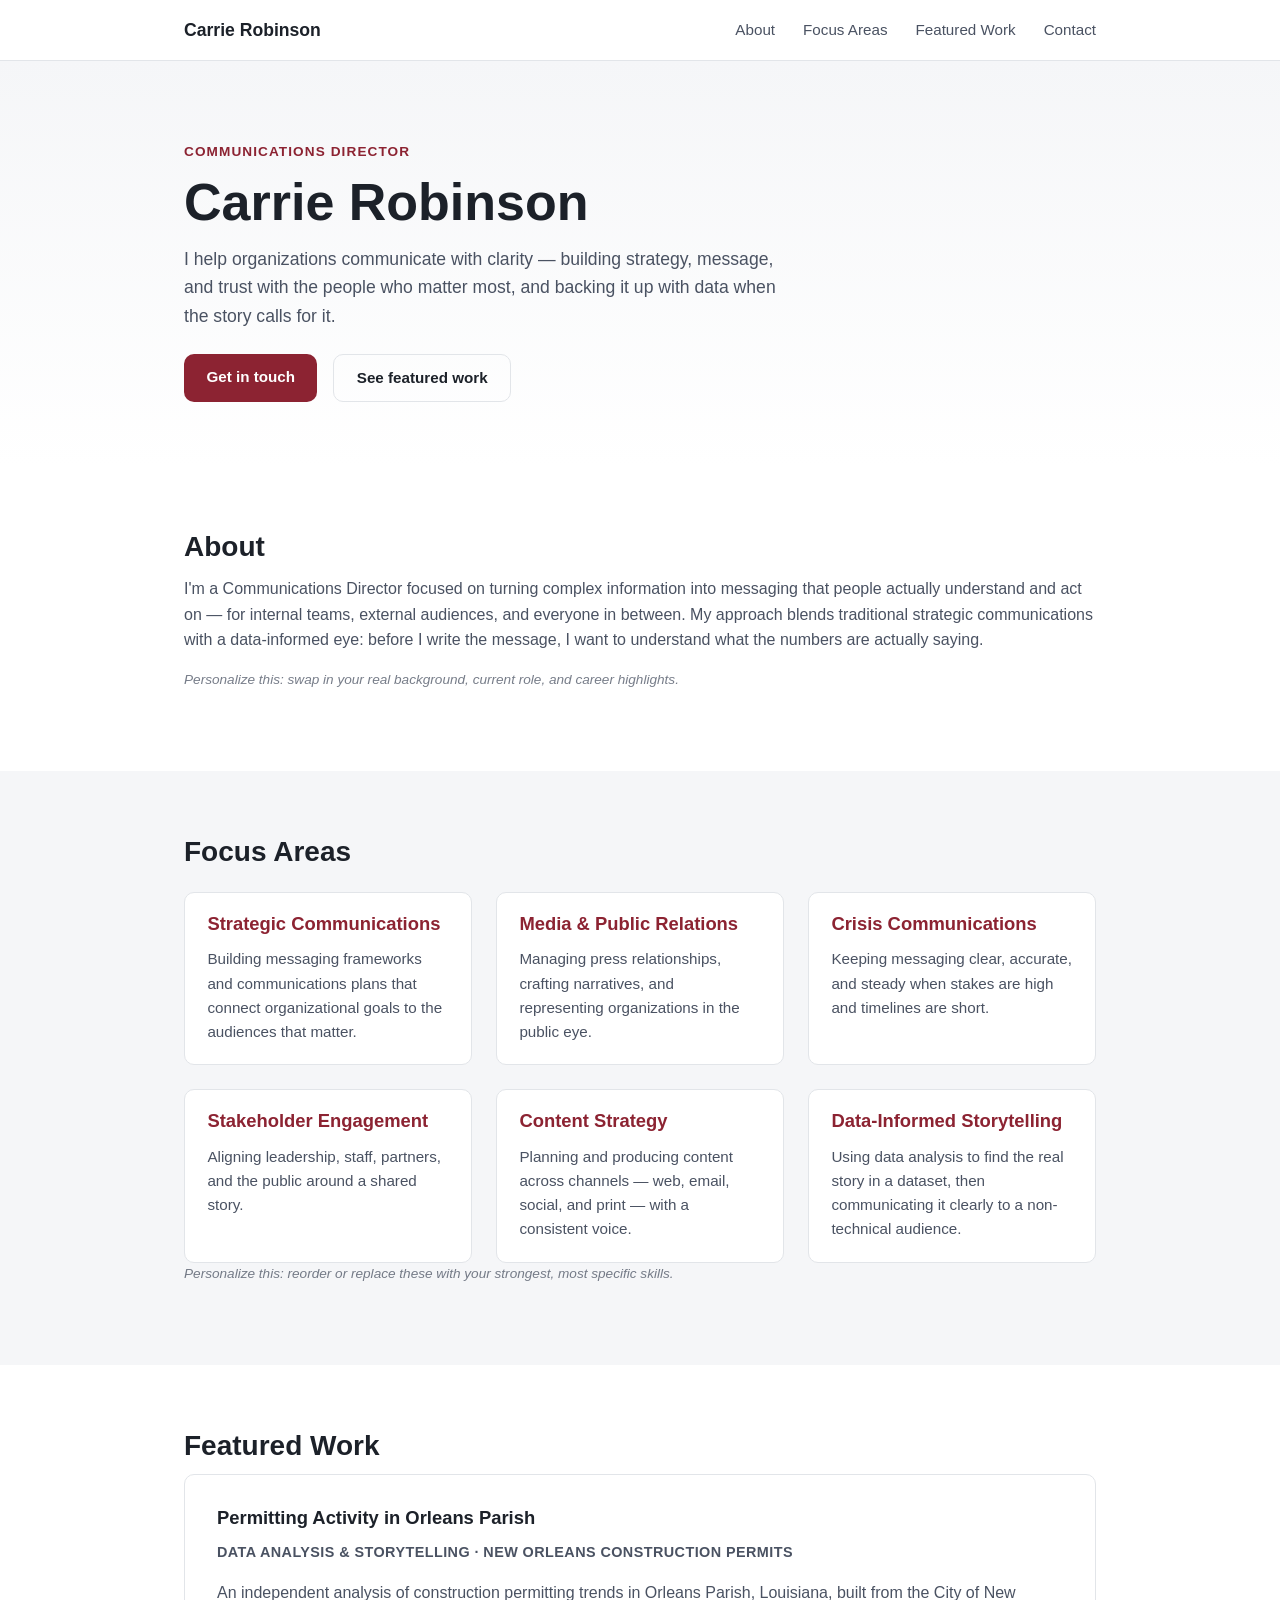
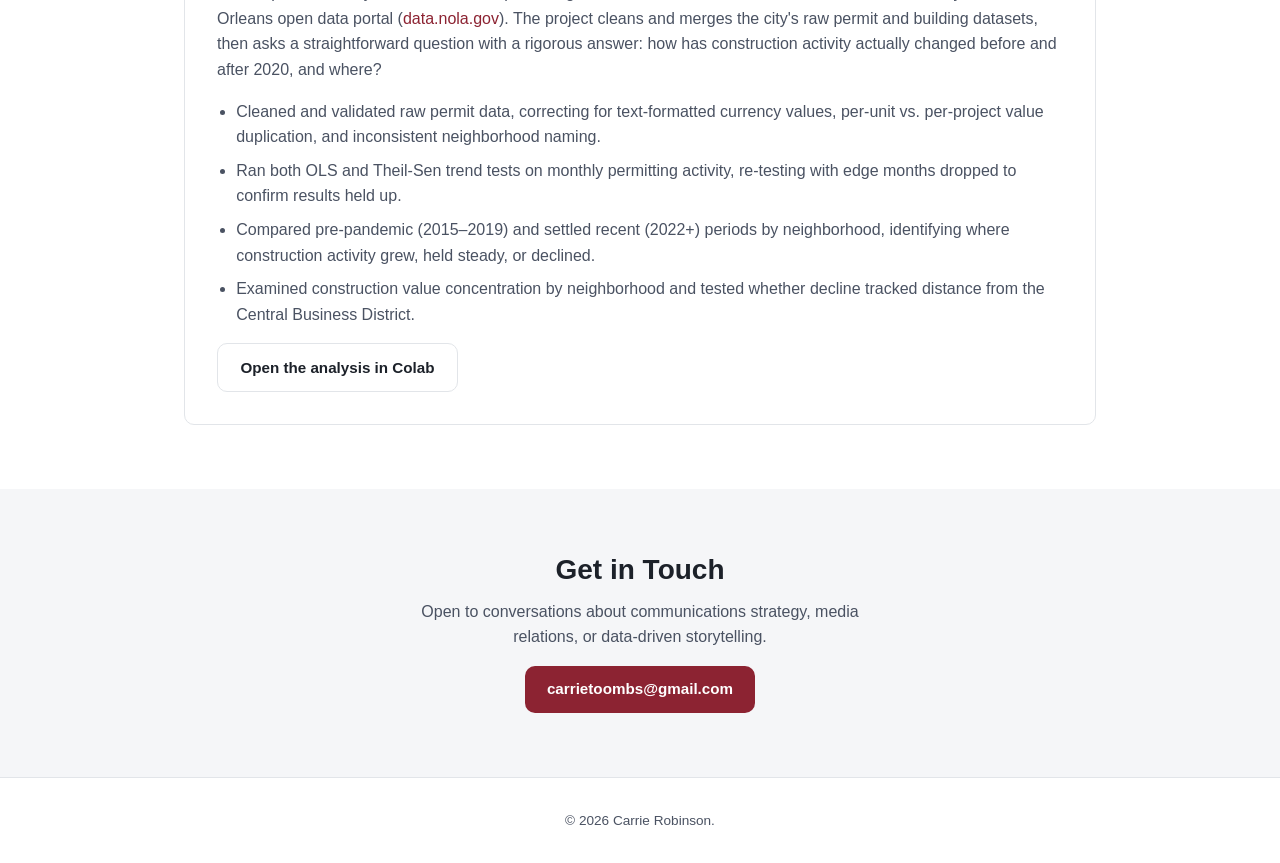
<file: index.html>
<!DOCTYPE html>
<html lang="en">
<head>
<meta charset="UTF-8">
<meta name="viewport" content="width=device-width, initial-scale=1.0">
<title>Carrie Robinson — Communications Director</title>
<meta name="description" content="Carrie Robinson — Communications Director. Strategic communications, media relations, and data-informed storytelling.">
<link rel="stylesheet" href="assets/css/style.css">
</head>
<body>

<header class="site-header">
  <nav class="nav container">
    <a href="#top" class="nav-brand">Carrie Robinson</a>
    <button class="nav-toggle" aria-label="Toggle navigation" aria-expanded="false">
      <span></span><span></span><span></span>
    </button>
    <ul class="nav-links">
      <li><a href="#about">About</a></li>
      <li><a href="#focus">Focus Areas</a></li>
      <li><a href="#project">Featured Work</a></li>
      <li><a href="#contact">Contact</a></li>
    </ul>
  </nav>
</header>

<main>
  <section id="top" class="hero">
    <div class="container hero-inner">
      <p class="eyebrow">Communications Director</p>
      <h1>Carrie Robinson</h1>
      <p class="hero-tagline">
        I help organizations communicate with clarity — building strategy, message, and
        trust with the people who matter most, and backing it up with data when the
        story calls for it.
      </p>
      <div class="hero-actions">
        <a href="#contact" class="btn btn-primary">Get in touch</a>
        <a href="#project" class="btn btn-secondary">See featured work</a>
      </div>
    </div>
  </section>

  <section id="about" class="section">
    <div class="container">
      <h2>About</h2>
      <p>
        I'm a Communications Director focused on turning complex information into
        messaging that people actually understand and act on — for internal teams,
        external audiences, and everyone in between. My approach blends traditional
        strategic communications with a data-informed eye: before I write the message,
        I want to understand what the numbers are actually saying.
      </p>
      <p class="edit-note">
        <em>Personalize this: swap in your real background, current role, and career highlights.</em>
      </p>
    </div>
  </section>

  <section id="focus" class="section section-alt">
    <div class="container">
      <h2>Focus Areas</h2>
      <ul class="focus-grid">
        <li>
          <h3>Strategic Communications</h3>
          <p>Building messaging frameworks and communications plans that connect organizational goals to the audiences that matter.</p>
        </li>
        <li>
          <h3>Media &amp; Public Relations</h3>
          <p>Managing press relationships, crafting narratives, and representing organizations in the public eye.</p>
        </li>
        <li>
          <h3>Crisis Communications</h3>
          <p>Keeping messaging clear, accurate, and steady when stakes are high and timelines are short.</p>
        </li>
        <li>
          <h3>Stakeholder Engagement</h3>
          <p>Aligning leadership, staff, partners, and the public around a shared story.</p>
        </li>
        <li>
          <h3>Content Strategy</h3>
          <p>Planning and producing content across channels — web, email, social, and print — with a consistent voice.</p>
        </li>
        <li>
          <h3>Data-Informed Storytelling</h3>
          <p>Using data analysis to find the real story in a dataset, then communicating it clearly to a non-technical audience.</p>
        </li>
      </ul>
      <p class="edit-note">
        <em>Personalize this: reorder or replace these with your strongest, most specific skills.</em>
      </p>
    </div>
  </section>

  <section id="project" class="section">
    <div class="container">
      <h2>Featured Work</h2>
      <article class="project-card">
        <h3>Permitting Activity in Orleans Parish</h3>
        <p class="project-sub">Data analysis &amp; storytelling · New Orleans construction permits</p>
        <p>
          An independent analysis of construction permitting trends in Orleans Parish,
          Louisiana, built from the City of New Orleans open data portal
          (<a href="https://data.nola.gov" target="_blank" rel="noopener">data.nola.gov</a>).
          The project cleans and merges the city's raw permit and building datasets,
          then asks a straightforward question with a rigorous answer: how has
          construction activity actually changed before and after 2020, and where?
        </p>
        <ul class="project-points">
          <li>Cleaned and validated raw permit data, correcting for text-formatted currency values, per-unit vs. per-project value duplication, and inconsistent neighborhood naming.</li>
          <li>Ran both OLS and Theil-Sen trend tests on monthly permitting activity, re-testing with edge months dropped to confirm results held up.</li>
          <li>Compared pre-pandemic (2015–2019) and settled recent (2022+) periods by neighborhood, identifying where construction activity grew, held steady, or declined.</li>
          <li>Examined construction value concentration by neighborhood and tested whether decline tracked distance from the Central Business District.</li>
        </ul>
        <a class="btn btn-secondary" href="https://colab.research.google.com/github/toombsc/toombsc/blob/main/Permitting_Activity_in_Orleans_Parish.ipynb" target="_blank" rel="noopener">
          Open the analysis in Colab
        </a>
      </article>
    </div>
  </section>

  <section id="contact" class="section section-alt">
    <div class="container contact-inner">
      <h2>Get in Touch</h2>
      <p>Open to conversations about communications strategy, media relations, or data-driven storytelling.</p>
      <a class="btn btn-primary" href="mailto:carrietoombs@gmail.com">carrietoombs@gmail.com</a>
    </div>
  </section>
</main>

<footer class="site-footer">
  <div class="container">
    <p>&copy; <span id="year"></span> Carrie Robinson.</p>
  </div>
</footer>

<script src="assets/js/main.js"></script>
</body>
</html>
</file>
<file: assets/css/style.css>
:root {
  --ink: #1c2129;
  --ink-soft: #4a5262;
  --paper: #ffffff;
  --paper-alt: #f5f6f8;
  --accent: #8c2332;
  --accent-soft: #f6e6e8;
  --border: #e2e5e9;
  --max-width: 960px;
  --radius: 10px;
}

@media (prefers-color-scheme: dark) {
  :root {
    --ink: #eceef1;
    --ink-soft: #b8bfc9;
    --paper: #14161b;
    --paper-alt: #1a1d24;
    --accent: #e08a94;
    --accent-soft: #2c1a1e;
    --border: #2a2e37;
  }
}

* { box-sizing: border-box; }

html { scroll-behavior: smooth; }

body {
  margin: 0;
  font-family: -apple-system, BlinkMacSystemFont, "Segoe UI", Roboto, Helvetica, Arial, sans-serif;
  color: var(--ink);
  background: var(--paper);
  line-height: 1.6;
}

.container {
  max-width: var(--max-width);
  margin: 0 auto;
  padding: 0 1.5rem;
}

h1, h2, h3 { line-height: 1.2; margin: 0 0 0.75rem; }
h2 { font-size: 1.75rem; }
h3 { font-size: 1.15rem; }
p { margin: 0 0 1rem; color: var(--ink-soft); }

a { color: var(--accent); text-decoration: none; }
a:hover { text-decoration: underline; }

/* Header / nav */
.site-header {
  position: sticky;
  top: 0;
  background: var(--paper);
  border-bottom: 1px solid var(--border);
  z-index: 10;
}

.nav {
  display: flex;
  align-items: center;
  justify-content: space-between;
  padding: 1rem 1.5rem;
}

.nav-brand {
  font-weight: 700;
  font-size: 1.1rem;
  color: var(--ink);
}
.nav-brand:hover { text-decoration: none; }

.nav-links {
  list-style: none;
  display: flex;
  gap: 1.75rem;
  margin: 0;
  padding: 0;
}

.nav-links a {
  color: var(--ink-soft);
  font-weight: 500;
  font-size: 0.95rem;
}

.nav-links a:hover { color: var(--accent); text-decoration: none; }

.nav-toggle {
  display: none;
  flex-direction: column;
  gap: 4px;
  background: none;
  border: none;
  cursor: pointer;
  padding: 0.5rem;
}
.nav-toggle span {
  width: 22px;
  height: 2px;
  background: var(--ink);
  display: block;
}

/* Hero */
.hero {
  padding: 5rem 0 4rem;
  background: linear-gradient(180deg, var(--paper-alt), var(--paper));
}

.eyebrow {
  text-transform: uppercase;
  letter-spacing: 0.08em;
  font-size: 0.85rem;
  font-weight: 600;
  color: var(--accent);
  margin: 0 0 0.5rem;
}

.hero h1 {
  font-size: clamp(2.25rem, 5vw, 3.25rem);
}

.hero-tagline {
  max-width: 620px;
  font-size: 1.1rem;
}

.hero-actions {
  display: flex;
  gap: 1rem;
  margin-top: 1.5rem;
  flex-wrap: wrap;
}

.btn {
  display: inline-block;
  padding: 0.7rem 1.4rem;
  border-radius: var(--radius);
  font-weight: 600;
  font-size: 0.95rem;
}
.btn:hover { text-decoration: none; }

.btn-primary {
  background: var(--accent);
  color: #fff;
}
.btn-primary:hover { opacity: 0.9; }

.btn-secondary {
  background: transparent;
  color: var(--ink);
  border: 1px solid var(--border);
}
.btn-secondary:hover { border-color: var(--accent); color: var(--accent); }

/* Sections */
.section {
  padding: 4rem 0;
}

.section-alt {
  background: var(--paper-alt);
}

/* Focus grid */
.focus-grid {
  list-style: none;
  margin: 1.5rem 0 0;
  padding: 0;
  display: grid;
  grid-template-columns: repeat(auto-fit, minmax(240px, 1fr));
  gap: 1.5rem;
}

.focus-grid li {
  background: var(--paper);
  border: 1px solid var(--border);
  border-radius: var(--radius);
  padding: 1.25rem 1.4rem;
}

.focus-grid h3 { color: var(--accent); }
.focus-grid p { margin: 0; font-size: 0.95rem; }

/* Project card */
.project-card {
  background: var(--paper);
  border: 1px solid var(--border);
  border-radius: var(--radius);
  padding: 2rem;
}

.project-sub {
  font-weight: 600;
  color: var(--ink-soft);
  font-size: 0.9rem;
  text-transform: uppercase;
  letter-spacing: 0.03em;
}

.project-points {
  padding-left: 1.2rem;
}
.project-points li {
  color: var(--ink-soft);
  margin-bottom: 0.5rem;
}

/* Contact */
.contact-inner {
  text-align: center;
}
.contact-inner p {
  max-width: 480px;
  margin-left: auto;
  margin-right: auto;
}

/* Footer */
.site-footer {
  padding: 2rem 0;
  border-top: 1px solid var(--border);
}
.site-footer p {
  margin: 0;
  font-size: 0.85rem;
  text-align: center;
}

.edit-note {
  font-size: 0.85rem;
  color: var(--ink-soft);
  opacity: 0.75;
}

/* Mobile */
@media (max-width: 720px) {
  .nav-toggle { display: flex; }
  .nav-links {
    position: absolute;
    top: 100%;
    left: 0;
    right: 0;
    background: var(--paper);
    border-bottom: 1px solid var(--border);
    flex-direction: column;
    gap: 0;
    padding: 0.5rem 1.5rem 1rem;
    display: none;
  }
  .nav-links.open { display: flex; }
  .nav-links li { padding: 0.6rem 0; border-top: 1px solid var(--border); }
  .nav-links li:first-child { border-top: none; }
}
</file>
